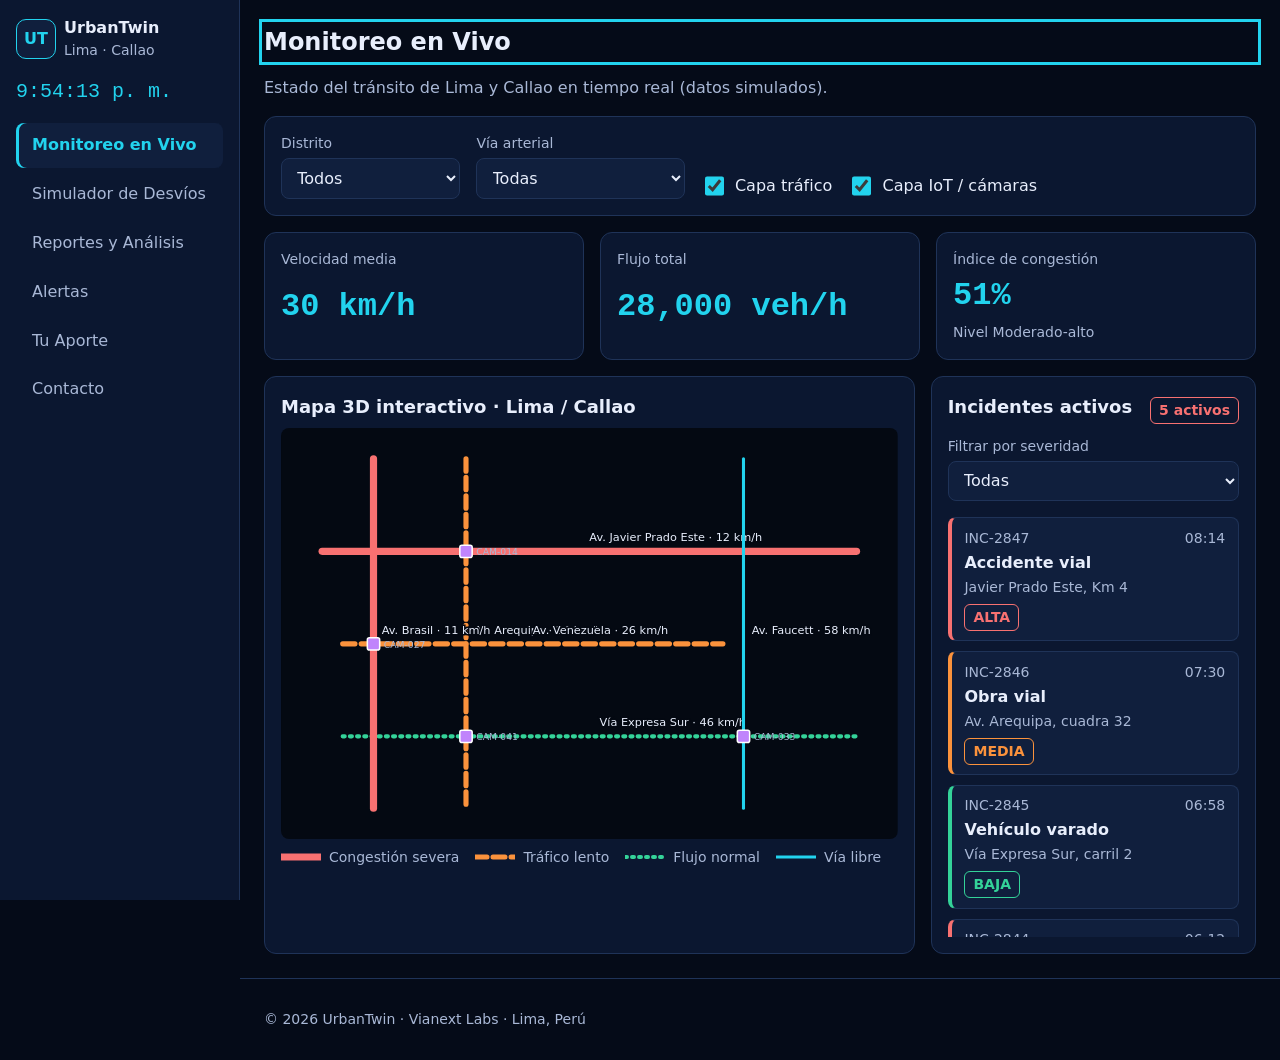
<file: index.html>
<!DOCTYPE html>
<html lang="es">
<head>
  <meta charset="UTF-8">
  <meta http-equiv="refresh" content="0; url=pages/index.html">
  <title>UrbanTwin</title>
</head>
<body>
  <a href="pages/index.html">Ir a UrbanTwin</a>
</body>
</html>
</file>
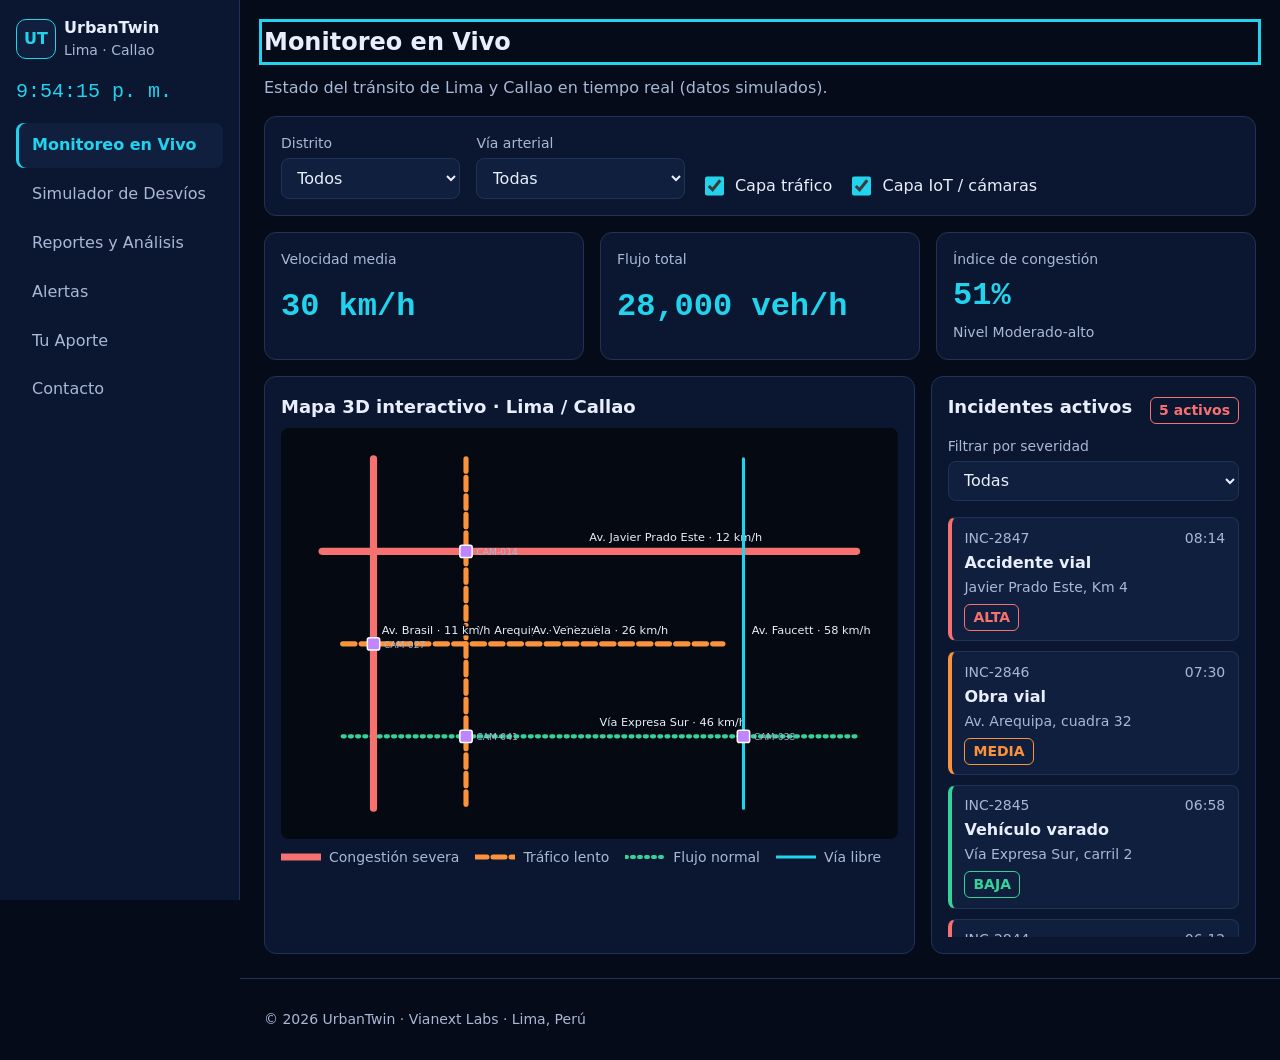
<file: pages/index.html>
<!DOCTYPE html>
<html lang="es">
<head>
  <meta charset="UTF-8">
  <meta name="viewport" content="width=device-width, initial-scale=1">
  <title>UrbanTwin | Gemelo Digital Urbano</title>
  <link rel="icon" href="../favicon.ico">
  <link rel="stylesheet" href="../css/styles.css">
</head>
<body>
  <a class="skip-link" href="#contenido">Saltar al contenido</a>

  <aside class="sidebar">
    <div class="brand">
      <span class="brand__logo" aria-hidden="true">UT</span>
      <div>
        <strong>UrbanTwin</strong>
        <small>Lima · Callao</small>
      </div>
    </div>

    <p class="clock" id="reloj" aria-label="Hora del sistema">--:--:--</p>

    <nav aria-label="Navegación principal">
      <ul class="nav">
        <li><a href="#monitoreo" data-section="monitoreo">Monitoreo en Vivo</a></li>
        <li><a href="#simulador" data-section="simulador">Simulador de Desvíos</a></li>
        <li><a href="#reportes" data-section="reportes">Reportes y Análisis</a></li>
        <li><a href="#alertas" data-section="alertas">Alertas</a></li>
        <li><a href="#aporte" data-section="aporte">Tu Aporte</a></li>
        <li><a href="#contacto" data-section="contacto">Contacto</a></li>
      </ul>
    </nav>
  </aside>

  <div class="page">
    <main id="contenido">

      <!-- Persona 1 -->
      <section id="monitoreo" class="panel" aria-labelledby="t-monitoreo">
        <h1 id="t-monitoreo" tabindex="-1">Monitoreo en Vivo</h1>
        <p class="lead">Estado del tránsito de Lima y Callao en tiempo real (datos simulados).</p>

<!-- Filtros -->
<div class="mon-filters card" role="group" aria-label="Filtros del mapa">
  <div class="field">
    <label for="f-distrito">Distrito</label>
    <select id="f-distrito">
      <option value="todos">Todos</option>
      <option>San Borja</option>
      <option>Miraflores</option>
      <option>Cercado de Lima</option>
      <option>Callao</option>
    </select>
  </div>

  <div class="field">
    <label for="f-via">Vía arterial</label>
    <select id="f-via"></select>
  </div>

  <label class="switch">
    <input type="checkbox" id="capa-trafico-chk" role="switch" checked>
    <span>Capa tráfico</span>
  </label>

  <label class="switch">
    <input type="checkbox" id="capa-iot-chk" role="switch" checked>
    <span>Capa IoT / cámaras</span>
  </label>
</div>

<!-- Métricas rápidas -->
<div class="mon-metrics">
  <div class="card metric">
    <span class="metric__label">Velocidad media</span>
    <strong class="metric__value" id="m-vel">--</strong>
  </div>
  <div class="card metric">
    <span class="metric__label">Flujo total</span>
    <strong class="metric__value" id="m-flujo">--</strong>
  </div>
  <div class="card metric">
    <span class="metric__label">Índice de congestión</span>
    <strong class="metric__value" id="m-cong">--</strong>
    <span class="metric__hint" id="m-cong-txt"></span>
  </div>
</div>

<div class="mon-grid">
  <!-- Mapa -->
  <div class="card">
    <h3 class="card__title">Mapa 3D interactivo · Lima / Callao</h3>
    <svg id="mapa" viewBox="0 0 600 400" role="img" aria-labelledby="mapa-desc">
      <title>Mapa simulado del tránsito en Lima y Callao</title>
      <rect width="600" height="400" class="map-bg"></rect>
      <g id="capa-trafico"></g>
      <g id="capa-iot"></g>
    </svg>
    <p id="mapa-desc" class="sr-only">
      Mapa esquemático con las vías principales. Cada vía muestra su nombre y su velocidad promedio.
      El detalle también está disponible en la lista de incidentes.
    </p>

    <!-- Leyenda: color + patrón de línea + texto (doble codificación) -->
    <ul class="legend" aria-label="Leyenda de tráfico">
      <li><svg width="40" height="10" aria-hidden="true"><line x1="0" y1="5" x2="40" y2="5" class="road road--severa"/></svg> Congestión severa</li>
      <li><svg width="40" height="10" aria-hidden="true"><line x1="0" y1="5" x2="40" y2="5" class="road road--lenta"/></svg> Tráfico lento</li>
      <li><svg width="40" height="10" aria-hidden="true"><line x1="0" y1="5" x2="40" y2="5" class="road road--normal"/></svg> Flujo normal</li>
      <li><svg width="40" height="10" aria-hidden="true"><line x1="0" y1="5" x2="40" y2="5" class="road road--libre"/></svg> Vía libre</li>
    </ul>
  </div>

  <!-- Incidentes -->
  <div class="card">
    <div class="inc-head">
      <h3 class="card__title">Incidentes activos</h3>
      <span class="badge badge--high" id="inc-count" aria-live="polite">0 activos</span>
    </div>

    <div class="field">
      <label for="f-sev">Filtrar por severidad</label>
      <select id="f-sev">
        <option value="todas">Todas</option>
        <option value="alta">Alta</option>
        <option value="media">Media</option>
        <option value="baja">Baja</option>
      </select>
    </div>

    <ul id="inc-list" class="inc-list"></ul>
  </div>
</div>
      </section>

      <section id="simulador" class="panel" aria-labelledby="t-simulador">
        <h2 id="t-simulador" tabindex="-1">Simulador de Desvíos</h2>
        <p class="lead">Configura un cierre vial y evalúa su impacto antes de aplicarlo en la calle real.</p>

<div class="sim-layout">

  <!-- Columna izquierda: configuración -->
  <div class="sim-side">
    <form id="sim-form" class="card" novalidate>
      <h3 class="card__title">Configuración de cierre</h3>

      <div class="field">
        <label for="sim-via">Vía afectada</label>
        <select id="sim-via" required>
          <option value="">Selecciona una vía</option>
          <option value="javier-prado">Av. Javier Prado Este</option>
          <option value="arequipa">Av. Arequipa</option>
          <option value="via-expresa">Vía Expresa Sur</option>
          <option value="faucett">Av. Faucett</option>
          <option value="venezuela">Av. Venezuela</option>
          <option value="brasil">Av. Brasil</option>
        </select>
        <p class="field__error" id="sim-via-error" role="alert" hidden></p>
      </div>

      <fieldset class="field">
        <legend>Tipo de cierre</legend>
        <div class="toggle-group">
          <button type="button" id="sim-parcial" class="toggle" aria-pressed="true">Parcial</button>
          <button type="button" id="sim-total" class="toggle" aria-pressed="false">Total</button>
        </div>
      </fieldset>

      <div class="field">
        <label for="sim-duracion">
          Duración estimada: <output id="sim-duracion-txt" for="sim-duracion">4 horas</output>
        </label>
        <input type="range" id="sim-duracion" min="1" max="12" value="4" step="1">
      </div>

      <div class="field">
        <label for="sim-aforo">Aforo vehicular (veh/h)</label>
        <input type="number" id="sim-aforo" min="100" max="10000" step="100" value="3000"
               aria-describedby="sim-aforo-ayuda sim-aforo-error">
        <small id="sim-aforo-ayuda" class="field__help">Entre 100 y 10 000 vehículos por hora.</small>
        <p class="field__error" id="sim-aforo-error" role="alert" hidden></p>
      </div>

      <fieldset class="field">
        <legend>Rutas alternas</legend>
        <label class="check"><input type="checkbox" id="sim-ruta-1" name="ruta" value="arequipa" checked> Av. Arequipa</label>
        <label class="check"><input type="checkbox" id="sim-ruta-2" name="ruta" value="via-expresa" checked> Vía Expresa Sur</label>
        <label class="check"><input type="checkbox" id="sim-ruta-3" name="ruta" value="venezuela"> Av. Venezuela</label>
        <p class="field__error" id="sim-rutas-error" role="alert" hidden></p>
      </fieldset>

      <button type="submit" id="sim-ejecutar" class="btn btn--block">Ejecutar simulación</button>
    </form>

    <div class="card">
      <h3 class="card__title">Parámetros de impacto</h3>
      <dl class="impact">
        <div><dt>Radio de análisis</dt><dd id="imp-radio">5 km</dd></div>
        <div><dt>Hora pico incluida</dt><dd id="imp-hora">Sí (07:00–09:00)</dd></div>
        <div><dt>Rutas alternas</dt><dd id="imp-rutas">2 calculadas</dd></div>
        <div><dt>Vehículos impactados</dt><dd id="imp-vehiculos">~12 400 veh</dd></div>
      </dl>
    </div>
  </div>

<!-- Columna derecha: mapa y resultados -->
  <div class="sim-main">
    <div class="card">
      <h3 class="card__title">Ejecución de simulación en 3D</h3>
      
      <!-- Iniciamos con display: none para que esté oculto al cargar la página -->
      <div id="visor-3d-contenedor" style="display: none; position: relative; width: 100%; height: 280px; background: #070d1f; border-radius: 8px; overflow: hidden; align-items: center; justify-content: center; border: 1px solid rgba(0,242,254,0.3);">
        <svg id="sim-mapa" viewBox="0 0 600 340" role="img" aria-labelledby="sim-mapa-desc" style="width: 100%; height: 100%;">
          <title>Vista del mapa con el cierre y las rutas alternas</title>
          <rect width="600" height="340" class="map-bg" fill="#070d1f"></rect>
          <g id="sim-capa-vias">
            <line x1="50" y1="170" x2="550" y2="170" stroke="#00f2fe" stroke-width="6" stroke-dasharray="10 6" opacity="0.8"/>
            <line x1="300" y1="20" x2="300" y2="320" stroke="#ff5e62" stroke-width="6" opacity="0.8"/>
            <line x1="120" y1="20" x2="480" y2="320" stroke="#ffa136" stroke-width="4" opacity="0.6"/>
          </g>
          <g id="sim-capa-flujo">
            <circle cx="100" cy="170" r="8" fill="#00f2fe">
              <animate attributeName="cx" values="50;550" dur="3s" repeatCount="indefinite"/>
            </circle>
            <circle cx="300" cy="100" r="8" fill="#ff5e62">
              <animate attributeName="cy" values="20;320" dur="2.5s" repeatCount="indefinite"/>
            </circle>
          </g>
        </svg>
      </div>

      <p id="sim-mapa-desc" class="sr-only">
        Mapa esquemático donde se muestra la vía cerrada y las rutas alternas con la animación del flujo vehicular.
      </p>
      
      <p id="sim-estado" class="sim-estado" aria-live="polite" style="margin-top: 10px;">Configura y ejecuta una simulación para ver el modelo 3D.</p>
    </div>

    <!-- Resultados -->
    <div class="card" id="sim-resultados" aria-live="polite">
      <h3 class="card__title">Comparación de escenarios</h3>
      <p id="sim-vacio" class="inc-empty">Aún no hay resultados. Ejecuta una simulación para compararlos.</p>

      <div id="sim-comparativa" class="scenarios" hidden>
        <article class="scenario" id="esc-1">
          <header>
            <h4>Escenario 1</h4>
            <span class="badge" id="esc-1-badge">--</span>
          </header>
          <dl>
            <div><dt>Retraso promedio</dt><dd id="esc-1-retraso">--</dd></div>
            <div><dt>Vehículos desviados</dt><dd id="esc-1-desviados">--</dd></div>
            <div><dt>Nivel de servicio</dt><dd id="esc-1-nivel">--</dd></div>
          </dl>
        </article>

        <article class="scenario" id="esc-2">
          <header>
            <h4>Escenario 2</h4>
            <span class="badge" id="esc-2-badge">--</span>
          </header>
          <dl>
            <div><dt>Retraso promedio</dt><dd id="esc-2-retraso">--</dd></div>
            <div><dt>Vehículos desviados</dt><dd id="esc-2-desviados">--</dd></div>
            <div><dt>Nivel de servicio</dt><dd id="esc-2-nivel">--</dd></div>
          </dl>
        </article>

        <article class="scenario" id="esc-3">
          <header>
            <h4>Escenario 3</h4>
            <span class="badge" id="esc-3-badge">--</span>
          </header>
          <dl>
            <div><dt>Retraso promedio</dt><dd id="esc-3-retraso">--</dd></div>
            <div><dt>Vehículos desviados</dt><dd id="esc-3-desviados">--</dd></div>
            <div><dt>Nivel de servicio</dt><dd id="esc-3-nivel">--</dd></div>
          </dl>
        </article>
      </div>
    </div>
  </div>
</div>

<!-- Modal de carga -->
<dialog id="sim-modal" aria-labelledby="sim-modal-titulo">
  <h3 id="sim-modal-titulo">Procesando simulación</h3>
  <p id="sim-modal-texto">Renderizando el flujo vehicular en 3D…</p>
  <progress id="sim-progreso" max="100" value="0" aria-label="Progreso de la simulación"></progress>
  <button type="button" id="sim-cancelar" class="btn btn--ghost">Cancelar</button>
</dialog>
      </section>

      <!-- Persona 2 -->
      <section id="reportes" class="panel" aria-labelledby="t-reportes">
        <h2 id="t-reportes" tabindex="-1">Reportes y Análisis</h2>
       <p class="lead">Consulta métricas consolidadas de la red vial y exporta informes técnicos de impacto.</p>
<p class="rep-periodo">Período: <time id="rep-periodo" datetime="2026-09-22">22 Sep 2026 · 00:00–20:00</time></p>

<!-- Pestañas -->
<div class="tabs" role="tablist" aria-label="Secciones de reportes">
  <button type="button" role="tab" id="tab-metricas" class="tab" aria-selected="true" aria-controls="panel-metricas" tabindex="0">Métricas</button>
  <button type="button" role="tab" id="tab-analisis" class="tab" aria-selected="false" aria-controls="panel-analisis" tabindex="-1">Análisis</button>
  <button type="button" role="tab" id="tab-exportacion" class="tab" aria-selected="false" aria-controls="panel-exportacion" tabindex="-1">Exportación</button>
</div>

<!-- Pestaña 1: Métricas (HU-07) -->
<div id="panel-metricas" class="tabpanel" role="tabpanel" aria-labelledby="tab-metricas" data-hu="HU-07" tabindex="0">
  <h3 class="card__title">Resumen ejecutivo</h3>
  <div class="kpis">
    <div class="card kpi">
      <span class="metric__label">Vehículos monitoreados</span>
      <strong class="kpi__value kpi--cyan" id="kpi-vehiculos">1.87M</strong>
      <span class="metric__hint" id="kpi-vehiculos-var">▲ +3.2% vs ayer</span>
      <progress class="kpi__bar" max="100" value="75" aria-label="Avance de vehículos monitoreados"></progress>
    </div>
    <div class="card kpi">
      <span class="metric__label">Velocidad media</span>
      <strong class="kpi__value kpi--orange" id="kpi-velocidad">28 km/h</strong>
      <span class="metric__hint" id="kpi-velocidad-var">▼ −8.4 km/h en hora pico</span>
      <progress class="kpi__bar" max="100" value="47" aria-label="Velocidad media respecto al máximo"></progress>
    </div>
    <div class="card kpi">
      <span class="metric__label">Incidentes resueltos</span>
      <strong class="kpi__value kpi--green" id="kpi-resueltos">18/24</strong>
      <span class="metric__hint" id="kpi-resueltos-var">Tiempo resp. 7 min promedio</span>
      <progress class="kpi__bar" max="100" value="75" aria-label="Porcentaje de incidentes resueltos"></progress>
    </div>
    <div class="card kpi">
      <span class="metric__label">Índice de congestión</span>
      <strong class="kpi__value kpi--red" id="kpi-congestion">63%</strong>
      <span class="metric__hint" id="kpi-congestion-var">Nivel moderado-alto</span>
      <progress class="kpi__bar" max="100" value="63" aria-label="Índice de congestión"></progress>
    </div>
  </div>

  <div class="rep-grid">
    <div class="card">
      <h3 class="card__title">Incidentes por tipo</h3>
      <table class="table">
        <caption class="sr-only">Incidentes viales activos y resueltos por tipo</caption>
        <thead>
          <tr><th scope="col">Tipo</th><th scope="col">Activos</th><th scope="col">Resueltos</th></tr>
        </thead>
        <tbody id="rep-tabla-incidentes">
          <tr><th scope="row">Accidentes viales</th><td>3</td><td>5</td></tr>
          <tr><th scope="row">Obras en vía pública</th><td>2</td><td>4</td></tr>
          <tr><th scope="row">Vehículos varados</th><td>1</td><td>4</td></tr>
          <tr><th scope="row">Semáforos inoperativos</th><td>2</td><td>2</td></tr>
          <tr><th scope="row">Eventos especiales</th><td>0</td><td>3</td></tr>
        </tbody>
      </table>
    </div>

    <div class="card">
      <h3 class="card__title">Métricas de tiempo promedio</h3>
      <dl class="impact" id="rep-tiempos">
        <div><dt>Tiempo de primera respuesta</dt><dd>4.2 min</dd></div>
        <div><dt>Tiempo de resolución parcial</dt><dd>18.7 min</dd></div>
        <div><dt>Tiempo de resolución total</dt><dd>47.3 min</dd></div>
        <div><dt>Tiempo de desvío activo</dt><dd>2.3 h</dd></div>
        <div><dt>Demora media por incidente</dt><dd>11.2 min</dd></div>
      </dl>
    </div>
  </div>
</div>

<!-- Pestaña 2: Análisis -->
<div id="panel-analisis" class="tabpanel" role="tabpanel" aria-labelledby="tab-analisis" data-hu="HU-07" tabindex="0" hidden>
  <div class="card">
    <h3 class="card__title">Velocidad media por vía</h3>
    <div class="field an-filter">
      <label for="an-orden">Ordenar por</label>
      <select id="an-orden">
        <option value="velocidad-asc">Velocidad (menor a mayor)</option>
        <option value="velocidad-desc">Velocidad (mayor a menor)</option>
        <option value="nombre">Nombre</option>
      </select>
    </div>
    <ul class="bars" id="an-barras" aria-label="Velocidad media por vía">
      <li class="bar">
        <span class="bar__name">Av. Brasil</span>
        <span class="bar__track"><span class="bar__fill bar__fill--severa" style="--w:18%"></span></span>
        <span class="bar__value">11 km/h · Congestión severa</span>
      </li>
      <li class="bar">
        <span class="bar__name">Av. Javier Prado Este</span>
        <span class="bar__track"><span class="bar__fill bar__fill--severa" style="--w:20%"></span></span>
        <span class="bar__value">12 km/h · Congestión severa</span>
      </li>
      <li class="bar">
        <span class="bar__name">Av. Arequipa</span>
        <span class="bar__track"><span class="bar__fill bar__fill--lenta" style="--w:40%"></span></span>
        <span class="bar__value">24 km/h · Tráfico lento</span>
      </li>
      <li class="bar">
        <span class="bar__name">Av. Venezuela</span>
        <span class="bar__track"><span class="bar__fill bar__fill--lenta" style="--w:43%"></span></span>
        <span class="bar__value">26 km/h · Tráfico lento</span>
      </li>
      <li class="bar">
        <span class="bar__name">Vía Expresa Sur</span>
        <span class="bar__track"><span class="bar__fill bar__fill--normal" style="--w:77%"></span></span>
        <span class="bar__value">46 km/h · Flujo normal</span>
      </li>
      <li class="bar">
        <span class="bar__name">Av. Faucett</span>
        <span class="bar__track"><span class="bar__fill bar__fill--libre" style="--w:97%"></span></span>
        <span class="bar__value">58 km/h · Vía libre</span>
      </li>
    </ul>
  </div>
</div>

<!-- Pestaña 3: Exportación (HU-08) -->
<div id="panel-exportacion" class="tabpanel" role="tabpanel" aria-labelledby="tab-exportacion" data-hu="HU-08" tabindex="0" hidden>
  <form id="exp-form" class="card" novalidate>
    <h3 class="card__title">Generar informe técnico de impacto vial</h3>

    <div class="field">
      <label for="exp-escenario">Simulación a reportar</label>
      <select id="exp-escenario" required>
        <option value="">Selecciona una simulación</option>
        <option value="esc-1">Escenario 1 · Javier Prado Este (cierre parcial)</option>
        <option value="esc-2">Escenario 2 · Javier Prado Este (cierre total)</option>
        <option value="esc-3">Escenario 3 · Av. Arequipa (cierre parcial)</option>
      </select>
      <p class="field__error" id="exp-escenario-error" role="alert" hidden></p>
    </div>

    <fieldset class="field">
      <legend>Formato de exportación</legend>
      <label class="check"><input type="radio" name="formato" id="exp-pdf" value="pdf" checked> PDF</label>
      <label class="check"><input type="radio" name="formato" id="exp-excel" value="csv"> Excel (CSV)</label>
    </fieldset>

    <fieldset class="field">
      <legend>Contenido del informe</legend>
      <label class="check"><input type="checkbox" name="contenido" id="exp-c-metricas" value="metricas" checked> Métricas ejecutivas</label>
      <label class="check"><input type="checkbox" name="contenido" id="exp-c-incidentes" value="incidentes" checked> Incidentes por tipo</label>
      <label class="check"><input type="checkbox" name="contenido" id="exp-c-escenarios" value="escenarios"> Comparación de escenarios</label>
      <p class="field__error" id="exp-contenido-error" role="alert" hidden></p>
    </fieldset>

    <button type="submit" id="exp-generar" class="btn">Generar y exportar informe</button>
    <p id="exp-estado" class="exp-estado" role="status" aria-live="polite"></p>
  </form>
</div>
</section>
      <section id="alertas" class="panel" aria-labelledby="t-alertas">
        <h2 id="t-alertas" tabindex="-1">Alertas y Asistente</h2>
        <p class="lead">Programa avisos preventivos para la población y consulta rutas alternas con el asistente virtual.</p>
        <div class="al-layout">

  <!-- HU-09: Despacho de alertas preventivas -->
  <div class="al-col" data-hu="HU-09">
    <form id="al-form" class="card" novalidate>
      <h3 class="card__title">Centro de despacho de alertas</h3>

      <div class="field">
        <label for="al-tipo">Tipo de evento</label>
        <select id="al-tipo" required>
          <option value="">Selecciona un tipo</option>
          <option value="obra">Obra programada</option>
          <option value="desvio">Desvío aprobado</option>
          <option value="emergencia">Emergencia vial</option>
          <option value="evento">Evento especial</option>
        </select>
        <p class="field__error" id="al-tipo-error" role="alert" hidden></p>
      </div>

      <div class="field">
        <label for="al-distrito">Zona afectada</label>
        <select id="al-distrito" required>
          <option value="">Selecciona un distrito</option>
          <option>San Borja</option>
          <option>Miraflores</option>
          <option>Cercado de Lima</option>
          <option>Callao</option>
        </select>
        <p class="field__error" id="al-distrito-error" role="alert" hidden></p>
      </div>

      <div class="field-row">
        <div class="field">
          <label for="al-fecha">Fecha</label>
          <input type="date" id="al-fecha" required>
          <p class="field__error" id="al-fecha-error" role="alert" hidden></p>
        </div>
        <div class="field">
          <label for="al-hora">Hora de inicio</label>
          <input type="time" id="al-hora" required>
          <p class="field__error" id="al-hora-error" role="alert" hidden></p>
        </div>
      </div>

      <div class="field">
        <label for="al-mensaje">Mensaje para la población</label>
        <textarea id="al-mensaje" rows="3" maxlength="160" required
                  aria-describedby="al-mensaje-ayuda al-mensaje-error"></textarea>
        <small id="al-mensaje-ayuda" class="field__help"><span id="al-contador">0</span>/160 caracteres</small>
        <p class="field__error" id="al-mensaje-error" role="alert" hidden></p>
      </div>

      <fieldset class="field">
        <legend>Canales de envío</legend>
        <label class="check"><input type="checkbox" name="canal" id="al-canal-push" value="push" checked> Notificación push</label>
        <label class="check"><input type="checkbox" name="canal" id="al-canal-chat" value="chat"> Asistente virtual</label>
        <label class="check"><input type="checkbox" name="canal" id="al-canal-panel" value="panel"> Paneles en paraderos</label>
        <p class="field__error" id="al-canal-error" role="alert" hidden></p>
      </fieldset>

      <button type="submit" id="al-programar" class="btn">Programar aviso</button>
      <p id="al-estado" class="exp-estado" role="status" aria-live="polite"></p>
    </form>

    <div class="card">
      <div class="inc-head">
        <h3 class="card__title">Avisos programados</h3>
        <span class="badge badge--low" id="al-count" aria-live="polite">0 avisos</span>
      </div>
      <ul id="al-lista" class="al-lista">
        <li class="inc-empty" id="al-vacio">Aún no hay avisos programados.</li>
      </ul>
    </div>
  </div>

  <!-- HU-10: Asistente virtual y notificaciones push -->
  <div class="al-col" data-hu="HU-10">
    <div class="card">
      <h3 class="card__title">Asistente virtual de rutas</h3>

      <div class="field">
        <label for="bot-vehiculo">Tipo de unidad</label>
        <select id="bot-vehiculo">
          <option value="pasajero">Soy pasajero</option>
          <option value="bus">Bus / Microbús</option>
          <option value="coaster">Cúster / Coaster</option>
        </select>
      </div>

      <div id="bot-log" class="chat" role="log" aria-live="polite" aria-label="Conversación con el asistente" tabindex="0">
        <div class="msg msg--bot">
          <span class="msg__who">Asistente</span>
          <p>Hola, puedo ayudarte con rutas alternas ante cierres y desvíos. ¿Por qué vía sueles viajar?</p>
        </div>
      </div>

      <div class="chips" role="group" aria-label="Consultas rápidas">
        <button type="button" class="chip" data-consulta="Av. Javier Prado Este">Javier Prado Este</button>
        <button type="button" class="chip" data-consulta="Av. Arequipa">Av. Arequipa</button>
        <button type="button" class="chip" data-consulta="Av. Brasil">Av. Brasil</button>
        <button type="button" class="chip" data-consulta="Vía Expresa Sur">Vía Expresa Sur</button>
      </div>

      <form id="bot-form" class="chat-form" novalidate>
        <label for="bot-input" class="sr-only">Escribe tu consulta</label>
        <input type="text" id="bot-input" placeholder="Ej.: ¿Qué ruta alterna tomo por Javier Prado?" autocomplete="off" maxlength="120">
        <button type="submit" id="bot-enviar" class="btn">Enviar</button>
      </form>
      <p class="field__error" id="bot-error" role="alert" hidden></p>
    </div>

    <div class="card">
      <h3 class="card__title">Notificaciones push</h3>

      <label class="switch">
        <input type="checkbox" id="push-chk" role="switch">
        <span>Recibir alertas en mi dispositivo</span>
      </label>
      <p id="push-estado" class="field__help" aria-live="polite">Las notificaciones están desactivadas.</p>

      <button type="button" id="push-simular" class="btn btn--ghost" disabled>Simular notificación entrante</button>

      <ul id="push-lista" class="push-lista" aria-label="Notificaciones recibidas">
        <li class="inc-empty" id="push-vacio">No has recibido notificaciones.</li>
      </ul>
    </div>
  </div>
</div>
      </section>

      <section id="aporte" class="panel" aria-labelledby="t-aporte">
        <h2 id="t-aporte" tabindex="-1">Tu Aporte</h2>
        <p class="lead">Reporta problemas viales y ayuda a otros usuarios validando la fluidez de las rutas alternas.</p>

<div class="ap-layout">

  <!-- HU-11: Portal ciudadano de reporte de vías -->
  <div class="ap-col" data-hu="HU-11">
    <form id="ap-form" class="card" novalidate>
      <h3 class="card__title">Reportar un problema vial</h3>

      <div class="field">
        <label for="ap-tipo">Tipo de problema</label>
        <select id="ap-tipo" required>
          <option value="">Selecciona un tipo</option>
          <option value="trafico">Tráfico congestionado</option>
          <option value="bache">Bache o daño en la pista</option>
          <option value="semaforo">Semáforo malogrado</option>
          <option value="obra">Obra sin señalizar</option>
          <option value="inseguridad">Paradero inseguro</option>
        </select>
        <p class="field__error" id="ap-tipo-error" role="alert" hidden></p>
      </div>

      <div class="field">
        <label for="ap-via">Vía o referencia</label>
        <input type="text" id="ap-via" maxlength="80" required
               aria-describedby="ap-via-ayuda ap-via-error" placeholder="Ej.: Av. Brasil cuadra 15">
        <small id="ap-via-ayuda" class="field__help">Indica la avenida y una referencia cercana.</small>
        <p class="field__error" id="ap-via-error" role="alert" hidden></p>
      </div>

      <div class="field">
        <label for="ap-desc">Descripción</label>
        <textarea id="ap-desc" rows="3" maxlength="200" required
                  aria-describedby="ap-desc-ayuda ap-desc-error"></textarea>
        <small id="ap-desc-ayuda" class="field__help"><span id="ap-contador">0</span>/200 caracteres (mínimo 10)</small>
        <p class="field__error" id="ap-desc-error" role="alert" hidden></p>
      </div>

      <div class="field">
        <label for="ap-foto">Foto (opcional)</label>
        <input type="file" id="ap-foto" accept="image/*" aria-describedby="ap-foto-ayuda ap-foto-error">
        <small id="ap-foto-ayuda" class="field__help">Imagen JPG o PNG de hasta 2 MB.</small>
        <p class="field__error" id="ap-foto-error" role="alert" hidden></p>
        <img id="ap-foto-prev" class="ap-prev" alt="Vista previa de la foto seleccionada" hidden>
      </div>

      <div class="field">
        <span class="field__label">Ubicación</span>
        <button type="button" id="ap-ubicacion" class="btn btn--ghost">Usar mi ubicación actual</button>
        <p id="ap-ubicacion-txt" class="field__help" aria-live="polite">Ubicación no definida.</p>
        <p class="field__error" id="ap-ubicacion-error" role="alert" hidden></p>
      </div>

      <button type="submit" id="ap-enviar" class="btn">Enviar reporte</button>
      <p id="ap-estado" class="exp-estado" role="status" aria-live="polite"></p>
    </form>

    <div class="card">
      <div class="inc-head">
        <h3 class="card__title">Mis reportes</h3>
        <span class="badge badge--low" id="ap-count" aria-live="polite">0 reportes</span>
      </div>
      <ul id="ap-lista" class="al-lista">
        <li class="inc-empty" id="ap-vacio">Aún no has enviado reportes.</li>
      </ul>
    </div>
  </div>

  <!-- HU-12: Validador comunitario de rutas alternas -->
  <div class="ap-col" data-hu="HU-12">
    <div class="card">
      <h3 class="card__title">Validar rutas alternas</h3>
      <p class="field__help">Califica la fluidez de las rutas sugeridas para ayudar a otros pasajeros.</p>

      <ul id="ruta-lista" class="ruta-lista">
      </section>

      <section id="contacto" class="panel" aria-labelledby="t-contacto">
        <h2 id="t-contacto" tabindex="-1">Contacto</h2>
        <p class="lead">Conversa con un asesor especialista o envíanos una solicitud de información sobre UrbanTwin.</p>

<div class="ct-layout">

  <!-- Directorio de asesores -->
  <div class="ct-col">
    <h3 class="card__title">Directorio de asesores</h3>
    <ul class="asesores" id="ct-asesores">

      <li class="card asesor" data-asesor="carlos">
        <div class="asesor__head">
          <span class="avatar" aria-hidden="true">CM</span>
          <div>
            <h4>Ing. Carlos Mendoza Ríos</h4>
            <p class="asesor__rol">Asesor Senior de Movilidad Urbana</p>
            <span class="badge badge--low" id="ct-carlos-estado">● Disponible</span>
          </div>
        </div>
        <p class="asesor__esp"><strong>Especialidad:</strong> Ingeniería de tránsito · Gemelos digitales</p>
        <ul class="asesor__datos">
          <li>Correo: <a href="mailto:c.mendoza@urbantwin.pe">c.mendoza@urbantwin.pe</a></li>
          <li>Teléfono: <a href="tel:+5112345678">+51 1 234-5678</a></li>
        </ul>
        <div class="asesor__acciones">
          <button type="button" class="btn btn--small" data-contactar="carlos">Enviar mensaje</button>
          <button type="button" class="btn btn--ghost btn--small" data-agendar="carlos">Agendar</button>
        </div>
      </li>

      <li class="card asesor" data-asesor="valeria">
        <div class="asesor__head">
          <span class="avatar avatar--purple" aria-hidden="true">VT</span>
          <div>
            <h4>Dra. Valeria Torres Soto</h4>
            <p class="asesor__rol">Asesora en Smart City e IoT</p>
            <span class="badge badge--high" id="ct-valeria-estado">● Ocupada</span>
          </div>
        </div>
        <p class="asesor__esp"><strong>Especialidad:</strong> Sensórica urbana · Análisis de datos viales</p>
        <ul class="asesor__datos">
          <li>Correo: <a href="mailto:v.torres@urbantwin.pe">v.torres@urbantwin.pe</a></li>
          <li>Teléfono: <a href="tel:+5112345679">+51 1 234-5679</a></li>
        </ul>
        <div class="asesor__acciones">
          <button type="button" class="btn btn--small" data-contactar="valeria">Enviar mensaje</button>
          <button type="button" class="btn btn--ghost btn--small" data-agendar="valeria">Agendar</button>
        </div>
      </li>

    </ul>
    <p id="ct-asesor-estado" class="exp-estado" role="status" aria-live="polite"></p>
  </div>

  <!-- Solicitud de información -->
  <div class="ct-col">
    <form id="ct-form" class="card" novalidate>
      <h3 class="card__title">Solicitar información</h3>

      <div class="field">
        <label for="ct-nombre">Nombre completo</label>
        <input type="text" id="ct-nombre" autocomplete="name" required aria-describedby="ct-nombre-error">
        <p class="field__error" id="ct-nombre-error" role="alert" hidden></p>
      </div>

      <div class="field">
        <label for="ct-correo">Correo electrónico</label>
        <input type="email" id="ct-correo" autocomplete="email" required aria-describedby="ct-correo-error">
        <p class="field__error" id="ct-correo-error" role="alert" hidden></p>
      </div>

      <div class="field">
        <label for="ct-celular">Celular</label>
        <input type="tel" id="ct-celular" autocomplete="tel" inputmode="numeric" maxlength="9"
               placeholder="9 dígitos" required aria-describedby="ct-celular-ayuda ct-celular-error">
        <small id="ct-celular-ayuda" class="field__help">Número peruano de 9 dígitos que empieza con 9.</small>
        <p class="field__error" id="ct-celular-error" role="alert" hidden></p>
      </div>

      <div class="field">
        <label for="ct-perfil">Soy…</label>
        <select id="ct-perfil" required>
          <option value="">Selecciona tu perfil</option>
          <option value="autoridad">Autoridad o planificador urbano</option>
          <option value="conductor">Conductor de transporte público</option>
          <option value="ciudadano">Pasajero o ciudadano</option>
        </select>
        <p class="field__error" id="ct-perfil-error" role="alert" hidden></p>
      </div>

      <div class="field">
        <label for="ct-mensaje">Mensaje</label>
        <textarea id="ct-mensaje" rows="4" maxlength="300" required
                  aria-describedby="ct-mensaje-ayuda ct-mensaje-error"></textarea>
        <small id="ct-mensaje-ayuda" class="field__help"><span id="ct-contador">0</span>/300 caracteres</small>
        <p class="field__error" id="ct-mensaje-error" role="alert" hidden></p>
      </div>

      <button type="submit" id="ct-enviar" class="btn">Enviar solicitud</button>
      <p id="ct-estado" class="exp-estado" role="status" aria-live="polite"></p>
    </form>
  </div>
</div>
      </section>

    </main>

    <footer class="footer">
      <p>© 2026 UrbanTwin · Vianext Labs · Lima, Perú</p>
    </footer>
  </div>

  <script src="../js/main.js" defer></script>
</body>
</html>
</file>
<file: css/styles.css>
/* ===== VARIABLES (guía de estilos 4.1) ===== */
:root {
  --bg: #050b18;
  --surface: #0b1730;
  --surface-2: #101f3d;
  --border: #1f3358;

  --text: #e8eefc;
  --muted: #a9b8d6;

  --accent: #22d3ee;      /* cian: acciones */
  --red: #f87171;         /* congestión severa */
  --orange: #fb923c;      /* tráfico lento */
  --green: #34d399;       /* flujo normal */
  --purple: #c084fc;      /* semáforos inoperativos */

  --font-main: "Inter", "Roboto", system-ui, sans-serif;
  --font-mono: "JetBrains Mono", ui-monospace, monospace;

  --fs-base: 1rem;        /* 16px */
  --fs-small: 0.875rem;   /* 14px */
  --fs-h1: 1.5rem;        /* 24px */
  --fs-kpi: 2rem;         /* 32px */

  --radius: 12px;
  --space-1: 0.5rem;
  --space-2: 1rem;
  --space-3: 1.5rem;
  --sidebar-w: 240px;
}

/* ===== BASE ===== */
*, *::before, *::after { box-sizing: border-box; }

body {
  margin: 0;
  background: var(--bg);
  color: var(--text);
  font-family: var(--font-main);
  font-size: var(--fs-base);
  line-height: 1.5;
}

h1, h2 { margin: 0 0 var(--space-2); font-size: var(--fs-h1); }

a { color: var(--accent); }

:focus-visible {
  outline: 3px solid var(--accent);
  outline-offset: 2px;
}

.skip-link {
  position: absolute;
  left: -999px;
  background: var(--accent);
  color: #000;
  padding: var(--space-1) var(--space-2);
  z-index: 100;
}
.skip-link:focus { left: var(--space-1); top: var(--space-1); }

/* ===== LAYOUT ===== */
.sidebar {
  position: fixed;
  inset: 0 auto 0 0;
  width: var(--sidebar-w);
  background: var(--surface);
  border-right: 1px solid var(--border);
  padding: var(--space-2);
  display: flex;
  flex-direction: column;
  gap: var(--space-2);
}

.page {
  margin-left: var(--sidebar-w);
  min-height: 100vh;
  display: flex;
  flex-direction: column;
}

main { flex: 1; padding: var(--space-3); }

.brand { display: flex; align-items: center; gap: var(--space-1); }
.brand small { display: block; color: var(--muted); font-size: var(--fs-small); }
.brand__logo {
  display: grid; place-items: center;
  width: 40px; height: 40px;
  border-radius: 10px;
  background: var(--surface-2);
  border: 1px solid var(--accent);
  color: var(--accent);
  font-weight: 700;
}

.clock {
  margin: 0;
  font-family: var(--font-mono);
  font-size: 1.25rem;
  color: var(--accent);
}

.nav { list-style: none; margin: 0; padding: 0; display: grid; gap: 4px; }
.nav a {
  display: block;
  padding: 0.65rem var(--space-2);
  border-radius: 8px;
  color: var(--muted);
  text-decoration: none;
}
.nav a:hover { background: var(--surface-2); color: var(--text); }
.nav a[aria-current="page"] {
  background: var(--surface-2);
  color: var(--accent);
  font-weight: 600;
  box-shadow: inset 3px 0 0 var(--accent);
}

/* Solo se muestra la sección activa */
.panel { display: none; }
.panel.is-active { display: block; }

.footer {
  padding: var(--space-2) var(--space-3);
  border-top: 1px solid var(--border);
  color: var(--muted);
  font-size: var(--fs-small);
}

/* ===== COMPONENTES REUTILIZABLES ===== */
.card {
  background: var(--surface);
  border: 1px solid var(--border);
  border-radius: var(--radius);
  padding: var(--space-2);
}

.btn {
  background: var(--accent);
  color: #001018;
  border: 0;
  border-radius: 8px;
  padding: 0.65rem var(--space-2);
  font-weight: 600;
  cursor: pointer;
}
.btn:hover { filter: brightness(1.1); }
.btn--ghost {
  background: transparent;
  color: var(--text);
  border: 1px solid var(--border);
}

.badge {
  display: inline-block;
  padding: 2px 8px;
  border-radius: 6px;
  font-size: var(--fs-small);
  font-weight: 600;
  border: 1px solid currentColor;
}
.badge--high { color: var(--red); }
.badge--mid  { color: var(--orange); }
.badge--low  { color: var(--green); }

/* ===== SECCIÓN: MONITOREO (Persona 1) ===== */
.lead { color: var(--muted); margin: 0 0 var(--space-2); }
.card__title { margin: 0 0 var(--space-1); font-size: 1.125rem; }

.sr-only {
  position: absolute; width: 1px; height: 1px; padding: 0; margin: -1px;
  overflow: hidden; clip: rect(0 0 0 0); white-space: nowrap; border: 0;
}

/* Formularios (reutilizables) */
.field { display: grid; gap: 4px; }
.field label { font-size: var(--fs-small); color: var(--muted); }
select {
  background: var(--surface-2);
  color: var(--text);
  border: 1px solid var(--border);
  border-radius: 8px;
  padding: 0.55rem 0.7rem;
  font: inherit;
  min-width: 170px;
}

.switch { display: inline-flex; align-items: center; gap: 0.5rem; cursor: pointer; }
.switch input { width: 1.2rem; height: 1.2rem; accent-color: var(--accent); }

/* Filtros */
.mon-filters {
  display: flex; flex-wrap: wrap; align-items: flex-end;
  gap: var(--space-2); margin-bottom: var(--space-2);
}

/* Métricas */
.mon-metrics {
  display: grid;
  grid-template-columns: repeat(3, 1fr);
  gap: var(--space-2);
  margin-bottom: var(--space-2);
}
.metric { display: grid; gap: 2px; }
.metric__label { color: var(--muted); font-size: var(--fs-small); }
.metric__value { font-family: var(--font-mono); font-size: var(--fs-kpi); color: var(--accent); }
.metric__hint { font-size: var(--fs-small); color: var(--muted); }

/* Mapa + incidentes */
.mon-grid {
  display: grid;
  grid-template-columns: minmax(0, 2fr) minmax(0, 1fr);
  gap: var(--space-2);
}
#mapa { width: 100%; height: auto; border-radius: 8px; display: block; }
.map-bg { fill: #040912; }
.map-label { fill: var(--text); font-size: 11px; paint-order: stroke; stroke: #040912; stroke-width: 3px; }

/* Estados de tráfico: color + patrón de línea */
.road { fill: none; stroke-linecap: round; }
.road--severa { stroke: var(--red);    stroke-width: 7; }
.road--lenta  { stroke: var(--orange); stroke-width: 5; stroke-dasharray: 12 6; }
.road--normal { stroke: var(--green);  stroke-width: 4; stroke-dasharray: 2 5; }
.road--libre  { stroke: var(--accent); stroke-width: 3; }
.road.is-dim, .map-label.is-dim { opacity: 0.2; }

.cam { fill: var(--purple); stroke: #fff; stroke-width: 1.5; }
.cam-label { fill: var(--muted); font-size: 9px; }

.legend {
  list-style: none; margin: var(--space-1) 0 0; padding: 0;
  display: flex; flex-wrap: wrap; gap: var(--space-2);
  font-size: var(--fs-small); color: var(--muted);
}
.legend li { display: flex; align-items: center; gap: 0.5rem; }

/* Incidentes */
.inc-head { display: flex; justify-content: space-between; align-items: center; margin-bottom: var(--space-1); }
.inc-list { list-style: none; margin: var(--space-2) 0 0; padding: 0; display: grid; gap: 0.6rem; max-height: 420px; overflow-y: auto; }
.inc {
  background: var(--surface-2);
  border: 1px solid var(--border);
  border-left: 4px solid var(--muted);
  border-radius: 8px;
  padding: 0.6rem 0.8rem;
}
.inc--alta  { border-left-color: var(--red); }
.inc--media { border-left-color: var(--orange); }
.inc--baja  { border-left-color: var(--green); }
.inc__top { display: flex; justify-content: space-between; color: var(--muted); font-size: var(--fs-small); }
.inc__title { margin: 2px 0; font-weight: 600; }
.inc__place { margin: 0 0 6px; color: var(--muted); font-size: var(--fs-small); }
.inc-empty { color: var(--muted); }

/* ===== SECCIÓN: SIMULADOR (Persona 1) ===== */
.sim-layout {
  display: grid;
  grid-template-columns: minmax(280px, 1fr) minmax(0, 2fr);
  gap: var(--space-2);
  align-items: start;
}
.sim-side, .sim-main { display: grid; gap: var(--space-2); }

/* Formularios: más campos reutilizables */
input[type="number"] {
  background: var(--surface-2);
  color: var(--text);
  border: 1px solid var(--border);
  border-radius: 8px;
  padding: 0.55rem 0.7rem;
  font: inherit;
  width: 100%;
}
input[type="range"] { width: 100%; accent-color: var(--accent); }

#sim-form { display: grid; gap: var(--space-2); }
fieldset { border: 0; padding: 0; margin: 0; min-inline-size: 0; }
legend { font-size: var(--fs-small); color: var(--muted); padding: 0; margin-bottom: 4px; }
.field > label { display: block; }
output { color: var(--accent); font-family: var(--font-mono); }

.field__help { color: var(--muted); font-size: var(--fs-small); }
.field__error { margin: 4px 0 0; color: var(--red); font-size: var(--fs-small); font-weight: 600; }
.field__error::before { content: "⚠ "; }

.field.has-error select,
.field.has-error input { border-color: var(--red); }

.check { display: flex; align-items: center; gap: 0.5rem; padding: 4px 0; cursor: pointer; }
.check input { width: 1.1rem; height: 1.1rem; accent-color: var(--accent); }

/* Botones de tipo de cierre (aria-pressed) */
.toggle-group { display: grid; grid-template-columns: 1fr 1fr; gap: var(--space-1); }
.toggle {
  background: var(--surface-2);
  color: var(--text);
  border: 1px solid var(--border);
  border-radius: 8px;
  padding: 0.6rem;
  font: inherit;
  cursor: pointer;
}
.toggle:hover { border-color: var(--accent); }
.toggle[aria-pressed="true"] {
  background: rgba(34, 211, 238, 0.15);
  border-color: var(--accent);
  color: var(--accent);
  font-weight: 700;
}
.toggle[aria-pressed="true"]::before { content: "✓ "; }

.btn--block { width: 100%; }
.btn:disabled { opacity: 0.5; cursor: not-allowed; }

/* Parámetros de impacto */
.impact { margin: 0; display: grid; gap: 0.5rem; }
.impact div { display: flex; justify-content: space-between; gap: var(--space-1); }
.impact dt { color: var(--muted); }
.impact dd { margin: 0; font-family: var(--font-mono); font-weight: 600; }

/* Mapa del simulador */
#sim-mapa { width: 100%; height: auto; border-radius: 8px; display: block; }
.sim-estado { margin: var(--space-1) 0 0; color: var(--muted); font-size: var(--fs-small); }

/* Escenarios */
.scenarios { display: grid; grid-template-columns: repeat(3, 1fr); gap: var(--space-2); }
.scenario {
  background: var(--surface-2);
  border: 1px solid var(--border);
  border-radius: var(--radius);
  padding: var(--space-2);
}
.scenario header { display: flex; justify-content: space-between; align-items: center; margin-bottom: var(--space-1); }
.scenario h4 { margin: 0; }
.scenario dl { margin: 0; display: grid; gap: 0.5rem; }
.scenario dt { color: var(--muted); font-size: var(--fs-small); }
.scenario dd { margin: 0; font-family: var(--font-mono); font-weight: 600; }
.scenario.is-optimo { border-color: var(--green); }
.scenario.is-suboptimo { border-color: var(--orange); }
.scenario[hidden], .scenarios[hidden] { display: none; }

/* Estados del badge de escenario */
.badge--ok   { color: var(--green); }
.badge--warn { color: var(--orange); }

/* Modal de carga */
dialog {
  background: var(--surface);
  color: var(--text);
  border: 1px solid var(--accent);
  border-radius: var(--radius);
  padding: var(--space-3);
  width: min(420px, 90vw);
}
dialog::backdrop { background: rgba(0, 0, 0, 0.7); }
dialog h3 { margin-top: 0; }
progress {
  width: 100%;
  height: 12px;
  margin: var(--space-1) 0 var(--space-2);
  accent-color: var(--accent);
}

/* ===== SECCIÓN: REPORTES (Persona 2) ===== */
.rep-periodo { margin: 0 0 var(--space-2); color: var(--muted); font-size: var(--fs-small); }

/* Pestañas */
.tabs { display: flex; gap: var(--space-1); margin-bottom: var(--space-2); flex-wrap: wrap; }
.tab {
  background: var(--surface);
  color: var(--text);
  border: 1px solid var(--border);
  border-radius: 8px;
  padding: 0.6rem 1.2rem;
  font: inherit;
  cursor: pointer;
}
.tab:hover { border-color: var(--accent); }
.tab[aria-selected="true"] {
  background: rgba(34, 211, 238, 0.15);
  border-color: var(--accent);
  color: var(--accent);
  font-weight: 700;
}
.tabpanel[hidden] { display: none; }

/* KPIs */
.kpis {
  display: grid;
  grid-template-columns: repeat(4, 1fr);
  gap: var(--space-2);
  margin-bottom: var(--space-2);
}
.kpi { display: grid; gap: 4px; }
.kpi__value { font-family: var(--font-mono); font-size: var(--fs-kpi); }
.kpi--cyan { color: var(--accent); }
.kpi--orange { color: var(--orange); }
.kpi--green { color: var(--green); }
.kpi--red { color: var(--red); }
.kpi__bar { width: 100%; height: 8px; accent-color: var(--accent); }

.rep-grid {
  display: grid;
  grid-template-columns: repeat(2, minmax(0, 1fr));
  gap: var(--space-2);
}

/* Tabla */
.table { width: 100%; border-collapse: collapse; }
.table th, .table td {
  padding: 0.6rem 0.5rem;
  text-align: left;
  border-bottom: 1px solid var(--border);
}
.table thead th { color: var(--muted); font-size: var(--fs-small); font-weight: 600; }
.table tbody th { font-weight: 500; }
.table td { font-family: var(--font-mono); }

/* Gráfico de barras (doble codificación: color + texto) */
.an-filter { max-width: 260px; margin-bottom: var(--space-2); }
.bars { list-style: none; margin: 0; padding: 0; display: grid; gap: var(--space-2); }
.bar { display: grid; grid-template-columns: 180px 1fr 220px; gap: var(--space-1); align-items: center; }
.bar__track { background: var(--surface-2); border-radius: 6px; height: 14px; overflow: hidden; }
.bar__fill { display: block; height: 100%; width: var(--w); border-radius: 6px; }
.bar__fill--severa { background: var(--red); }
.bar__fill--lenta  { background: var(--orange); }
.bar__fill--normal { background: var(--green); }
.bar__fill--libre  { background: var(--accent); }
.bar__value { font-size: var(--fs-small); color: var(--muted); }

/* Exportación */
#exp-form { display: grid; gap: var(--space-2); max-width: 560px; }
.exp-estado { margin: 0; min-height: 1.5em; color: var(--green); font-weight: 600; }
.exp-estado.is-error { color: var(--red); }

/* ===== SECCIÓN: ALERTAS (Persona 2) ===== */
.al-layout {
  display: grid;
  grid-template-columns: repeat(2, minmax(0, 1fr));
  gap: var(--space-2);
  align-items: start;
}
.al-col { display: grid; gap: var(--space-2); }

/* Campos de texto reutilizables */
input[type="text"],
input[type="date"],
input[type="time"],
textarea {
  background: var(--surface-2);
  color: var(--text);
  border: 1px solid var(--border);
  border-radius: 8px;
  padding: 0.55rem 0.7rem;
  font: inherit;
  width: 100%;
  box-sizing: border-box;
}

/* Fecha y hora: normalizar para Safari / iPad */
input[type="date"],
input[type="time"] {
  -webkit-appearance: none;
  appearance: none;
  min-width: 0;
  max-width: 100%;
  min-height: 2.6rem;
  display: block;
  color-scheme: dark;
}

input[type="date"]::-webkit-date-and-time-value,
input[type="time"]::-webkit-date-and-time-value {
  text-align: left;
  min-height: 1.4em;
}

textarea { resize: vertical; min-height: 5rem; }

.field-row {
  display: grid;
  grid-template-columns: repeat(2, minmax(0, 1fr));
  gap: var(--space-1);
}
.field-row .field { min-width: 0; }

#al-form { display: grid; gap: var(--space-2); }

/* Avisos programados */
.al-lista { list-style: none; margin: 0; padding: 0; display: grid; gap: 0.6rem; }
.al-item {
  background: var(--surface-2);
  border: 1px solid var(--border);
  border-left: 4px solid var(--orange);
  border-radius: 8px;
  padding: 0.6rem 0.8rem;
  display: grid;
  gap: 4px;
}
.al-item--emergencia { border-left-color: var(--red); }
.al-item--evento { border-left-color: var(--purple); }
.al-item__top { display: flex; justify-content: space-between; gap: var(--space-1); color: var(--muted); font-size: var(--fs-small); }
.al-item__msg { margin: 0; }
.al-item__canales { margin: 0; color: var(--muted); font-size: var(--fs-small); }
.btn--small { padding: 0.35rem 0.7rem; font-size: var(--fs-small); justify-self: start; }

/* Chat */
.chat {
  background: var(--bg);
  border: 1px solid var(--border);
  border-radius: 8px;
  padding: var(--space-1);
  height: 280px;
  overflow-y: auto;
  display: flex;
  flex-direction: column;
  gap: 0.6rem;
  margin: var(--space-1) 0;
}
.msg { max-width: 85%; padding: 0.5rem 0.75rem; border-radius: 10px; }
.msg p { margin: 2px 0 0; }
.msg__who { font-size: var(--fs-small); color: var(--muted); font-weight: 600; }
.msg--bot  { align-self: flex-start; background: var(--surface-2); border: 1px solid var(--border); }
.msg--user { align-self: flex-end; background: rgba(34, 211, 238, 0.15); border: 1px solid var(--accent); }

.chips { display: flex; flex-wrap: wrap; gap: 0.5rem; margin-bottom: var(--space-1); }
.chip {
  background: var(--surface-2);
  color: var(--text);
  border: 1px solid var(--border);
  border-radius: 999px;
  padding: 0.4rem 0.9rem;
  font: inherit;
  font-size: var(--fs-small);
  cursor: pointer;
}
.chip:hover { border-color: var(--accent); color: var(--accent); }

.chat-form { display: flex; gap: var(--space-1); }
.chat-form input { flex: 1; }

/* Push */
.push-lista { list-style: none; margin: var(--space-2) 0 0; padding: 0; display: grid; gap: 0.6rem; max-height: 240px; overflow-y: auto; }
.push-item {
  background: var(--surface-2);
  border: 1px solid var(--border);
  border-left: 4px solid var(--accent);
  border-radius: 8px;
  padding: 0.6rem 0.8rem;
}
.push-item__top { display: flex; justify-content: space-between; color: var(--muted); font-size: var(--fs-small); }
.push-item p { margin: 2px 0 0; }

/* ===== SECCIÓN: TU APORTE (Persona 2) ===== */
.ap-layout {
  display: grid;
  grid-template-columns: repeat(2, minmax(0, 1fr));
  gap: var(--space-2);
  align-items: start;
}
.ap-col { display: grid; gap: var(--space-2); }
#ap-form { display: grid; gap: var(--space-2); }

.field__label { font-size: var(--fs-small); color: var(--muted); }

input[type="file"] {
  background: var(--surface-2);
  color: var(--text);
  border: 1px solid var(--border);
  border-radius: 8px;
  padding: 0.5rem;
  font: inherit;
  width: 100%;
}
.ap-prev { max-width: 100%; max-height: 180px; border-radius: 8px; border: 1px solid var(--border); margin-top: var(--space-1); }
.ap-prev[hidden] { display: none; }

/* Reportes enviados */
.ap-item--resuelto { border-left-color: var(--green); }
.ap-item--revision { border-left-color: var(--orange); }

/* Rutas a validar */
.ruta-lista { list-style: none; margin: var(--space-2) 0 0; padding: 0; display: grid; gap: var(--space-2); }
.ruta {
  background: var(--surface-2);
  border: 1px solid var(--border);
  border-radius: var(--radius);
  padding: var(--space-2);
  display: grid;
  gap: var(--space-1);
}
.ruta__top { display: flex; justify-content: space-between; align-items: center; gap: var(--space-1); }
.ruta__score { margin: 0; color: var(--muted); font-size: var(--fs-small); }
.ruta__score output { color: var(--accent); font-family: var(--font-mono); font-weight: 700; }

/* Calificación por estrellas (radios accesibles con teclado) */
.rating {
  display: flex;
  flex-direction: row-reverse;
  justify-content: flex-end;
  gap: 4px;
  border: 0;
  padding: 0;
  margin: 0;
}
.rating legend { width: 100%; float: left; margin-bottom: 4px; }
.rating input {
  position: absolute;
  opacity: 0;
  width: 1px;
  height: 1px;
}
.rating label {
  display: grid;
  place-items: center;
  width: 2.5rem;
  height: 2.5rem;
  border-radius: 8px;
  border: 1px solid var(--border);
  background: var(--surface);
  color: var(--muted);
  cursor: pointer;
  font-weight: 600;
}
.rating label::after { content: "★"; margin-left: 2px; }
.rating label:hover,
.rating label:hover ~ label,
.rating input:checked ~ label {
  border-color: var(--accent);
  color: var(--accent);
  background: rgba(34, 211, 238, 0.15);
}
.rating input:focus-visible + label {
  outline: 3px solid var(--accent);
  outline-offset: 2px;
}

/* ===== SECCIÓN: CONTACTO (Persona 2) ===== */
.ct-layout {
  display: grid;
  grid-template-columns: repeat(2, minmax(0, 1fr));
  gap: var(--space-2);
  align-items: start;
}
.ct-col { display: grid; gap: var(--space-2); }
#ct-form { display: grid; gap: var(--space-2); }

input[type="email"],
input[type="tel"] {
  background: var(--surface-2);
  color: var(--text);
  border: 1px solid var(--border);
  border-radius: 8px;
  padding: 0.55rem 0.7rem;
  font: inherit;
  width: 100%;
}

/* Asesores */
.asesores { list-style: none; margin: 0; padding: 0; display: grid; gap: var(--space-2); }
.asesor { display: grid; gap: var(--space-1); }
.asesor__head { display: flex; gap: var(--space-2); align-items: center; }
.asesor h4 { margin: 0; font-size: 1.05rem; }
.asesor__rol { margin: 2px 0 6px; color: var(--muted); font-size: var(--fs-small); }
.asesor__esp { margin: 0; }
.asesor__datos { list-style: none; margin: 0; padding: 0; display: grid; gap: 2px; color: var(--muted); font-size: var(--fs-small); }
.asesor__acciones { display: flex; flex-wrap: wrap; gap: var(--space-1); }

.avatar {
  display: grid; place-items: center;
  flex: none;
  width: 52px; height: 52px;
  border-radius: 50%;
  border: 2px solid var(--accent);
  background: var(--surface-2);
  color: var(--accent);
  font-weight: 700;
}
.avatar--purple { border-color: var(--purple); color: var(--purple); }
/* ===== RESPONSIVE ===== */
/* Tablet */
@media (max-width: 1024px) {
  :root { --sidebar-w: 200px; }
  main { padding: var(--space-2); }
  .mon-grid { grid-template-columns: 1fr; }
  .sim-layout { grid-template-columns: 1fr; }
  .kpis { grid-template-columns: repeat(2, 1fr); }
  .rep-grid { grid-template-columns: 1fr; }
  .al-layout { grid-template-columns: 1fr; }
  .ap-layout { grid-template-columns: 1fr; }
  .ct-layout { grid-template-columns: 1fr; }
    .field-row { grid-template-columns: 1fr; }
}

/* Mobile: la barra lateral pasa a barra inferior */
@media (max-width: 768px) {
  .sidebar {
    inset: auto 0 0 0;
    width: 100%;
    flex-direction: row;
    align-items: center;
    padding: var(--space-1);
    border-right: 0;
    border-top: 1px solid var(--border);
    z-index: 50;
  }
  .brand, .clock { display: none; }
  nav { width: 100%; overflow-x: auto; }
  .nav { display: flex; gap: 4px; }
  .nav a { white-space: nowrap; font-size: var(--fs-small); padding: 0.6rem 0.8rem; }
  .nav a[aria-current="page"] { box-shadow: inset 0 -3px 0 var(--accent); }

  .page { margin-left: 0; padding-bottom: 72px; }
  .mon-metrics { grid-template-columns: 1fr; }
  .mon-filters { flex-direction: column; align-items: stretch; }
  select { width: 100%; }
  .scenarios { grid-template-columns: 1fr; }
  .kpis { grid-template-columns: 1fr; }
  .bar { grid-template-columns: 1fr; gap: 4px; }
  .tab { flex: 1; padding: 0.6rem 0.5rem; font-size: var(--fs-small); }
    .field-row { grid-template-columns: 1fr; }
  .chat { height: 240px; }
  .msg { max-width: 95%; }
  .chat-form { flex-direction: column; }
}
</file>
